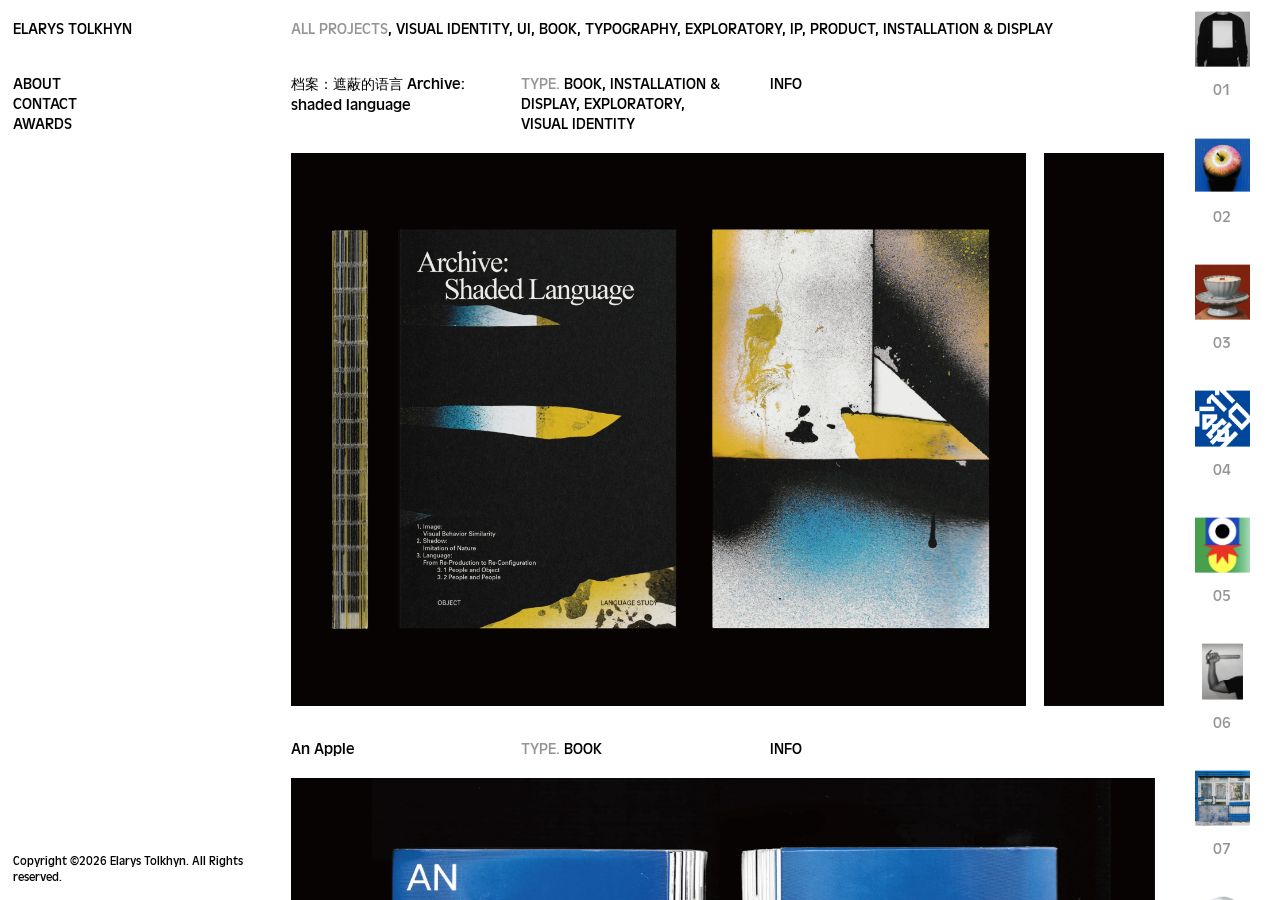
<file: index.html>
<!DOCTYPE html><html lang="en" class="h-full antialiased"><head><meta charSet="utf-8"/><meta name="viewport" content="width=device-width, initial-scale=1"/><link rel="stylesheet" href="/_next/static/chunks/1lgjs4myrdrqh.css" data-precedence="next"/><link rel="stylesheet" href="/_next/static/chunks/22r45i7cmhs_4.css" data-precedence="next"/><link rel="preload" as="script" fetchPriority="low" href="/_next/static/chunks/3l04zcqx63h3y.js"/><script src="/_next/static/chunks/41qfcvra0dvw4.js" async=""></script><script src="/_next/static/chunks/27t_qfc-3_lzs.js" async=""></script><script src="/_next/static/chunks/turbopack-204cpt9buc445.js" async=""></script><script src="/_next/static/chunks/3fntmmi971322.js" async=""></script><script src="/_next/static/chunks/32t-2jf-h99ig.js" async=""></script><title>Elarys Tolkhyn</title><meta name="description" content="Elarys Tolkhyn — cross-media designer: UI/UX, book design, branding, and motion design."/><link rel="icon" href="/favicon.ico?favicon.2qs7753_qty8h.ico" sizes="32x32" type="image/x-icon"/><link rel="icon" href="/icon.png?icon.14ie00vih421c.png" sizes="256x256" type="image/png"/><script src="/_next/static/chunks/0cz1d0mv5g_q7.js" noModule=""></script></head><body class="h-full"><div hidden=""><!--$--><!--/$--></div><style>
      @font-face {
        font-family: "AntiqueOli-Lig";
        src: url("sites/studiodpi-work-708a7940/root-8a5edab2/fonts/AntiqueOli-Lig.woff2") format("woff2");
        font-display: swap;
      }
      @font-face {
        font-family: "AntiqueOli-Reg";
        src: url("sites/studiodpi-work-708a7940/root-8a5edab2/fonts/AntiqueOli-Reg.woff2") format("woff2");
        font-display: swap;
      }
    </style><main class="relative min-h-screen w-full bg-white"></main><!--$--><!--/$--><script src="/_next/static/chunks/3l04zcqx63h3y.js" id="_R_" async=""></script><script>(self.__next_f=self.__next_f||[]).push([0])</script><script>self.__next_f.push([1,"1:\"$Sreact.fragment\"\n2:I[39756,[\"/_next/static/chunks/3fntmmi971322.js\"],\"default\"]\n3:I[37457,[\"/_next/static/chunks/3fntmmi971322.js\"],\"default\"]\n4:I[25625,[\"/_next/static/chunks/3fntmmi971322.js\",\"/_next/static/chunks/32t-2jf-h99ig.js\"],\"DpiApp\"]\n5:I[97367,[\"/_next/static/chunks/3fntmmi971322.js\"],\"OutletBoundary\"]\n6:\"$Sreact.suspense\"\n8:I[97367,[\"/_next/static/chunks/3fntmmi971322.js\"],\"ViewportBoundary\"]\na:I[97367,[\"/_next/static/chunks/3fntmmi971322.js\"],\"MetadataBoundary\"]\nc:I[68027,[\"/_next/static/chunks/3fntmmi971322.js\"],\"default\",1]\n:HL[\"/_next/static/chunks/1lgjs4myrdrqh.css\",\"style\"]\n:HL[\"/_next/static/chunks/22r45i7cmhs_4.css\",\"style\"]\n0:{\"P\":null,\"c\":[\"\",\"\"],\"q\":\"\",\"i\":false,\"f\":[[[\"\",{\"children\":[\"__PAGE__\",{},\"$undefined\",\"$undefined\",4608]},\"$undefined\",\"$undefined\",4624],[[\"$\",\"$1\",\"c\",{\"children\":[[[\"$\",\"link\",\"0\",{\"rel\":\"stylesheet\",\"href\":\"/_next/static/chunks/1lgjs4myrdrqh.css\",\"precedence\":\"next\",\"crossOrigin\":\"$undefined\",\"nonce\":\"$undefined\"}],[\"$\",\"script\",\"script-0\",{\"src\":\"/_next/static/chunks/3fntmmi971322.js\",\"async\":true,\"nonce\":\"$undefined\"}]],[\"$\",\"html\",null,{\"lang\":\"en\",\"className\":\"h-full antialiased\",\"children\":[\"$\",\"body\",null,{\"className\":\"h-full\",\"children\":[\"$\",\"$L2\",null,{\"parallelRouterKey\":\"children\",\"error\":\"$undefined\",\"errorStyles\":\"$undefined\",\"errorScripts\":\"$undefined\",\"template\":[\"$\",\"$L3\",null,{}],\"templateStyles\":\"$undefined\",\"templateScripts\":\"$undefined\",\"notFound\":[[[\"$\",\"title\",null,{\"children\":\"404: This page could not be found.\"}],[\"$\",\"div\",null,{\"style\":{\"fontFamily\":\"system-ui,\\\"Segoe UI\\\",Roboto,Helvetica,Arial,sans-serif,\\\"Apple Color Emoji\\\",\\\"Segoe UI Emoji\\\"\",\"height\":\"100vh\",\"textAlign\":\"center\",\"display\":\"flex\",\"flexDirection\":\"column\",\"alignItems\":\"center\",\"justifyContent\":\"center\"},\"children\":[\"$\",\"div\",null,{\"children\":[[\"$\",\"style\",null,{\"dangerouslySetInnerHTML\":{\"__html\":\"body{color:#000;background:#fff;margin:0}.next-error-h1{border-right:1px solid rgba(0,0,0,.3)}@media (prefers-color-scheme:dark){body{color:#fff;background:#000}.next-error-h1{border-right:1px solid rgba(255,255,255,.3)}}\"}}],[\"$\",\"h1\",null,{\"className\":\"next-error-h1\",\"style\":{\"display\":\"inline-block\",\"margin\":\"0 20px 0 0\",\"padding\":\"0 23px 0 0\",\"fontSize\":24,\"fontWeight\":500,\"verticalAlign\":\"top\",\"lineHeight\":\"49px\"},\"children\":404}],[\"$\",\"div\",null,{\"style\":{\"display\":\"inline-block\"},\"children\":[\"$\",\"h2\",null,{\"style\":{\"fontSize\":14,\"fontWeight\":400,\"lineHeight\":\"49px\",\"margin\":0},\"children\":\"This page could not be found.\"}]}]]}]}]],[]],\"forbidden\":\"$undefined\",\"unauthorized\":\"$undefined\"}]}]}]]}],{\"children\":[[\"$\",\"$1\",\"c\",{\"children\":[[\"$\",\"$L4\",null,{}],[[\"$\",\"link\",\"0\",{\"rel\":\"stylesheet\",\"href\":\"/_next/static/chunks/22r45i7cmhs_4.css\",\"precedence\":\"next\",\"crossOrigin\":\"$undefined\",\"nonce\":\"$undefined\"}],[\"$\",\"script\",\"script-0\",{\"src\":\"/_next/static/chunks/32t-2jf-h99ig.js\",\"async\":true,\"nonce\":\"$undefined\"}]],[\"$\",\"$L5\",null,{\"children\":[\"$\",\"$6\",null,{\"name\":\"Next.MetadataOutlet\",\"children\":\"$@7\"}]}]]}],{},null,false,null]},null,false,null],[\"$\",\"$1\",\"h\",{\"children\":[null,[\"$\",\"$L8\",null,{\"children\":\"$L9\"}],[\"$\",\"div\",null,{\"hidden\":true,\"children\":[\"$\",\"$La\",null,{\"children\":[\"$\",\"$6\",null,{\"name\":\"Next.Metadata\",\"children\":\"$Lb\"}]}]}],null]}],false]],\"m\":\"$undefined\",\"G\":[\"$c\",[[\"$\",\"link\",\"0\",{\"rel\":\"stylesheet\",\"href\":\"/_next/static/chunks/1lgjs4myrdrqh.css\",\"precedence\":\"next\",\"crossOrigin\":\"$undefined\",\"nonce\":\"$undefined\"}]]],\"S\":true,\"h\":null,\"r\":\"$undefined\",\"s\":\"$undefined\",\"a\":\"$undefined\",\"l\":\"$undefined\",\"p\":\"$undefined\",\"d\":\"$undefined\",\"b\":\"9yiqLToz9x9ZQig4HTgrm\"}\n9:[[\"$\",\"meta\",\"0\",{\"charSet\":\"utf-8\"}],[\"$\",\"meta\",\"1\",{\"name\":\"viewport\",\"content\":\"width=device-width, initial-scale=1\"}]]\nd:I[27201,[\"/_next/static/chunks/3fntmmi971322.js\"],\"IconMark\"]\n7:null\nb:[[\"$\",\"title\",\"0\",{\"children\":\"Elarys Tolkhyn\"}],[\"$\",\"meta\",\"1\",{\"name\":\"description\",\"content\":\"Elarys Tolkhyn — cross-media designer: UI/UX, book design, branding, and motion design.\"}],[\"$\",\"link\",\"2\",{\"rel\":\"icon\",\"href\":\"/favicon.ico?favicon.2qs7753_qty8h.ico\",\"sizes\":\"32x32\",\"type\":\"image/x-icon\"}],[\"$\",\"link\",\"3\",{\"rel\":\"icon\",\"href\":\"/icon.png?icon.14ie00vih421c.png\",\"sizes\":\"256x256\",\"type\":\"image/png\"}],[\"$\",\"$Ld\",\"4\",{}]]\n"])</script></body></html>
</file>
<file: _next/static/chunks/1lgjs4myrdrqh.css>
@layer properties{@supports (((-webkit-hyphens:none)) and (not (margin-trim:inline))) or ((-moz-orient:inline) and (not (color:rgb(from red r g b)))){*,:before,:after,::backdrop{--tw-translate-x:0;--tw-translate-y:0;--tw-translate-z:0;--tw-rotate-x:initial;--tw-rotate-y:initial;--tw-rotate-z:initial;--tw-skew-x:initial;--tw-skew-y:initial;--tw-border-style:solid;--tw-leading:initial;--tw-font-weight:initial;--tw-ordinal:initial;--tw-slashed-zero:initial;--tw-numeric-figure:initial;--tw-numeric-spacing:initial;--tw-numeric-fraction:initial;--tw-shadow:0 0 #0000;--tw-shadow-color:initial;--tw-shadow-alpha:100%;--tw-inset-shadow:0 0 #0000;--tw-inset-shadow-color:initial;--tw-inset-shadow-alpha:100%;--tw-ring-color:initial;--tw-ring-shadow:0 0 #0000;--tw-inset-ring-color:initial;--tw-inset-ring-shadow:0 0 #0000;--tw-ring-inset:initial;--tw-ring-offset-width:0px;--tw-ring-offset-color:#fff;--tw-ring-offset-shadow:0 0 #0000;--tw-outline-style:solid;--tw-blur:initial;--tw-brightness:initial;--tw-contrast:initial;--tw-grayscale:initial;--tw-hue-rotate:initial;--tw-invert:initial;--tw-opacity:initial;--tw-saturate:initial;--tw-sepia:initial;--tw-drop-shadow:initial;--tw-drop-shadow-color:initial;--tw-drop-shadow-alpha:100%;--tw-drop-shadow-size:initial;--tw-animation-delay:0s;--tw-animation-direction:normal;--tw-animation-duration:initial;--tw-animation-fill-mode:none;--tw-animation-iteration-count:1;--tw-enter-blur:0;--tw-enter-opacity:1;--tw-enter-rotate:0;--tw-enter-scale:1;--tw-enter-translate-x:0;--tw-enter-translate-y:0;--tw-exit-blur:0;--tw-exit-opacity:1;--tw-exit-rotate:0;--tw-exit-scale:1;--tw-exit-translate-x:0;--tw-exit-translate-y:0}}}@layer theme{:root,:host{--font-sans:"AntiqueOli-Reg", -apple-system, "system-ui", "Segoe UI", Roboto, "Helvetica Neue", Arial, "Noto Sans", sans-serif, "Apple Color Emoji", "Segoe UI Emoji", "Segoe UI Symbol", "Noto Color Emoji";--color-black:#000;--color-white:#fff;--spacing:.25rem;--text-xs:.75rem;--text-xs--line-height:calc(1 / .75);--text-sm:.875rem;--text-sm--line-height:calc(1.25 / .875);--text-base:1rem;--text-base--line-height:calc(1.5 / 1);--text-lg:1.125rem;--text-lg--line-height:calc(1.75 / 1.125);--font-weight-normal:400;--font-weight-medium:500;--font-weight-semibold:600;--radius-md:calc(var(--radius) * .8);--default-transition-duration:.15s;--default-transition-timing-function:cubic-bezier(.4, 0, .2, 1);--default-font-family:"AntiqueOli-Reg", -apple-system, "system-ui", "Segoe UI", Roboto, "Helvetica Neue", Arial, "Noto Sans", sans-serif, "Apple Color Emoji", "Segoe UI Emoji", "Segoe UI Symbol", "Noto Color Emoji";--default-mono-font-family:"Geist Mono", "Geist Mono Fallback", ui-monospace, monospace}}@layer base{*,:after,:before,::backdrop{box-sizing:border-box;border:0 solid;margin:0;padding:0}::file-selector-button{box-sizing:border-box;border:0 solid;margin:0;padding:0}html,:host{-webkit-text-size-adjust:100%;tab-size:4;line-height:1.5;font-family:var(--default-font-family,ui-sans-serif, system-ui, sans-serif, "Apple Color Emoji", "Segoe UI Emoji", "Segoe UI Symbol", "Noto Color Emoji");font-feature-settings:var(--default-font-feature-settings,normal);font-variation-settings:var(--default-font-variation-settings,normal);-webkit-tap-highlight-color:transparent}hr{height:0;color:inherit;border-top-width:1px}abbr:where([title]){-webkit-text-decoration:underline dotted;text-decoration:underline dotted}h1,h2,h3,h4,h5,h6{font-size:inherit;font-weight:inherit}a{color:inherit;-webkit-text-decoration:inherit;-webkit-text-decoration:inherit;-webkit-text-decoration:inherit;-webkit-text-decoration:inherit;text-decoration:inherit}b,strong{font-weight:bolder}code,kbd,samp,pre{font-family:var(--default-mono-font-family,ui-monospace, SFMono-Regular, Menlo, Monaco, Consolas, "Liberation Mono", "Courier New", monospace);font-feature-settings:var(--default-mono-font-feature-settings,normal);font-variation-settings:var(--default-mono-font-variation-settings,normal);font-size:1em}small{font-size:80%}sub,sup{vertical-align:baseline;font-size:75%;line-height:0;position:relative}sub{bottom:-.25em}sup{top:-.5em}table{text-indent:0;border-color:inherit;border-collapse:collapse}:-moz-focusring{outline:auto}progress{vertical-align:baseline}summary{display:list-item}ol,ul,menu{list-style:none}img,svg,video,canvas,audio,iframe,embed,object{vertical-align:middle;display:block}img,video{max-width:100%;height:auto}button,input,select,optgroup,textarea{font:inherit;font-feature-settings:inherit;font-variation-settings:inherit;letter-spacing:inherit;color:inherit;opacity:1;background-color:#0000;border-radius:0}::file-selector-button{font:inherit;font-feature-settings:inherit;font-variation-settings:inherit;letter-spacing:inherit;color:inherit;opacity:1;background-color:#0000;border-radius:0}:where(select:is([multiple],[size])) optgroup{font-weight:bolder}:where(select:is([multiple],[size])) optgroup option{padding-inline-start:20px}::file-selector-button{margin-inline-end:4px}::placeholder{opacity:1}@supports (not ((-webkit-appearance:-apple-pay-button))) or (contain-intrinsic-size:1px){::placeholder{color:currentColor}@supports (color:color-mix(in lab, red, red)){::placeholder{color:color-mix(in oklab, currentcolor 50%, transparent)}}}textarea{resize:vertical}::-webkit-search-decoration{-webkit-appearance:none}::-webkit-date-and-time-value{min-height:1lh;text-align:inherit}::-webkit-datetime-edit{display:inline-flex}::-webkit-datetime-edit-fields-wrapper{padding:0}::-webkit-datetime-edit{padding-block:0}::-webkit-datetime-edit-year-field{padding-block:0}::-webkit-datetime-edit-month-field{padding-block:0}::-webkit-datetime-edit-day-field{padding-block:0}::-webkit-datetime-edit-hour-field{padding-block:0}::-webkit-datetime-edit-minute-field{padding-block:0}::-webkit-datetime-edit-second-field{padding-block:0}::-webkit-datetime-edit-millisecond-field{padding-block:0}::-webkit-datetime-edit-meridiem-field{padding-block:0}::-webkit-calendar-picker-indicator{line-height:1}:-moz-ui-invalid{box-shadow:none}button,input:where([type=button],[type=reset],[type=submit]){appearance:button}::file-selector-button{appearance:button}::-webkit-inner-spin-button{height:auto}::-webkit-outer-spin-button{height:auto}[hidden]:where(:not([hidden=until-found])){display:none!important}*{border-color:var(--border);outline-color:var(--ring)}@supports (color:color-mix(in lab, red, red)){*{outline-color:color-mix(in oklab, var(--ring) 50%, transparent)}}body{background-color:var(--background);color:var(--foreground)}html{font-family:AntiqueOli-Reg,-apple-system,"system-ui",Segoe UI,Roboto,Helvetica Neue,Arial,Noto Sans,sans-serif,Apple Color Emoji,Segoe UI Emoji,Segoe UI Symbol,Noto Color Emoji}body{scroll-behavior:smooth;scrollbar-width:none;-webkit-font-smoothing:antialiased;-moz-osx-font-smoothing:grayscale}body::-webkit-scrollbar{display:none}p{overflow-wrap:break-word;margin-bottom:0}p a,p a:hover{color:#000}@media (min-width:769px){body{overflow:hidden}}}@layer components;@layer utilities{.pointer-events-none{pointer-events:none}.collapse{visibility:collapse}.invisible{visibility:hidden}.visible{visibility:visible}.visible\!{visibility:visible!important}.absolute{position:absolute}.fixed{position:fixed}.relative{position:relative}.static{position:static}.sticky{position:sticky}.inset-0{inset:calc(var(--spacing) * 0)}.start{inset-inline-start:var(--spacing)}.start\!{inset-inline-start:var(--spacing)!important}.end{inset-inline-end:var(--spacing)}.end\!{inset-inline-end:var(--spacing)!important}.top-0{top:calc(var(--spacing) * 0)}.right-0{right:calc(var(--spacing) * 0)}.left-0{left:calc(var(--spacing) * 0)}.isolate{isolation:isolate}.z-10{z-index:10}.z-20{z-index:20}.z-40{z-index:40}.z-50{z-index:50}.z-999{z-index:999}.container{width:100%}@media (min-width:40rem){.container{max-width:40rem}}@media (min-width:48rem){.container{max-width:48rem}}@media (min-width:64rem){.container{max-width:64rem}}@media (min-width:80rem){.container{max-width:80rem}}@media (min-width:96rem){.container{max-width:96rem}}.container\!{width:100%!important}@media (min-width:40rem){.container\!{max-width:40rem!important}}@media (min-width:48rem){.container\!{max-width:48rem!important}}@media (min-width:64rem){.container\!{max-width:64rem!important}}@media (min-width:80rem){.container\!{max-width:80rem!important}}@media (min-width:96rem){.container\!{max-width:96rem!important}}.mt-3{margin-top:calc(var(--spacing) * 3)}.mt-\[12px\]{margin-top:12px}.mr-5{margin-right:calc(var(--spacing) * 5)}.mr-10{margin-right:calc(var(--spacing) * 10)}.mb-0{margin-bottom:calc(var(--spacing) * 0)}.mb-2{margin-bottom:calc(var(--spacing) * 2)}.mb-8{margin-bottom:calc(var(--spacing) * 8)}.mb-10{margin-bottom:calc(var(--spacing) * 10)}.mb-11{margin-bottom:calc(var(--spacing) * 11)}.mb-\[17px\]{margin-bottom:17px}.mb-\[22px\]{margin-bottom:22px}.mb-\[36px\]{margin-bottom:36px}.ml-auto{margin-left:auto}.block{display:block}.contents{display:contents}.flex{display:flex}.grid{display:grid}.hidden{display:none}.inline{display:inline}.inline-flex{display:inline-flex}.table{display:table}.size-6{width:calc(var(--spacing) * 6);height:calc(var(--spacing) * 6)}.size-7{width:calc(var(--spacing) * 7);height:calc(var(--spacing) * 7)}.size-8{width:calc(var(--spacing) * 8);height:calc(var(--spacing) * 8)}.size-9{width:calc(var(--spacing) * 9);height:calc(var(--spacing) * 9)}.h-0{height:calc(var(--spacing) * 0)}.h-5{height:calc(var(--spacing) * 5)}.h-6{height:calc(var(--spacing) * 6)}.h-7{height:calc(var(--spacing) * 7)}.h-8{height:calc(var(--spacing) * 8)}.h-9{height:calc(var(--spacing) * 9)}.h-14{height:calc(var(--spacing) * 14)}.h-\[11px\]{height:11px}.h-\[62px\]{height:62px}.h-\[calc\(100\%-75px\)\]{height:calc(100% - 75px)}.h-auto{height:auto}.h-full{height:100%}.h-screen{height:100vh}.min-h-screen{min-height:100vh}.w-1\/2{width:50%}.w-\[8vw\]{width:8vw}.w-\[24\%\]{width:24%}.w-\[52\%\]{width:52%}.w-\[68\.2291667vw\]{width:68.2292vw}.w-\[240px\]{width:240px}.w-full{width:100%}.min-w-0{min-width:calc(var(--spacing) * 0)}.min-w-\[4\.1666667vw\]{min-width:4.16667vw}.flex-1{flex:1}.flex-none{flex:none}.shrink-0{flex-shrink:0}.translate-x-\[7px\]{--tw-translate-x:7px;translate:var(--tw-translate-x) var(--tw-translate-y)}.transform{transform:var(--tw-rotate-x,) var(--tw-rotate-y,) var(--tw-rotate-z,) var(--tw-skew-x,) var(--tw-skew-y,)}.cursor-none{cursor:none}.cursor-pointer{cursor:pointer}.resize{resize:both}.flex-col{flex-direction:column}.flex-nowrap{flex-wrap:nowrap}.items-center{align-items:center}.items-start{align-items:flex-start}.justify-between{justify-content:space-between}.justify-center{justify-content:center}.justify-start{justify-content:flex-start}.gap-1{gap:calc(var(--spacing) * 1)}.gap-1\.5{gap:calc(var(--spacing) * 1.5)}.overflow-hidden{overflow:hidden}.overflow-x-auto{overflow-x:auto}.overflow-y-auto{overflow-y:auto}.\[scroll-behavior\:smooth\]{scroll-behavior:smooth}.rounded-\[min\(var\(--radius-md\)\,10px\)\]{border-radius:min(var(--radius-md), 10px)}.rounded-\[min\(var\(--radius-md\)\,12px\)\]{border-radius:min(var(--radius-md), 12px)}.rounded-lg{border-radius:var(--radius)}.border{border-style:var(--tw-border-style);border-width:1px}.border-t{border-top-style:var(--tw-border-style);border-top-width:1px}.border-b{border-bottom-style:var(--tw-border-style);border-bottom-width:1px}.border-black{border-color:var(--color-black)}.border-border{border-color:var(--border)}.border-transparent{border-color:#0000}.bg-background{background-color:var(--background)}.bg-black{background-color:var(--color-black)}.bg-destructive\/10{background-color:var(--destructive)}@supports (color:color-mix(in lab, red, red)){.bg-destructive\/10{background-color:color-mix(in oklab, var(--destructive) 10%, transparent)}}.bg-primary{background-color:var(--primary)}.bg-secondary{background-color:var(--secondary)}.bg-white{background-color:var(--color-white)}.bg-clip-padding{background-clip:padding-box}.object-contain{object-fit:contain}.p-0{padding:calc(var(--spacing) * 0)}.px-1{padding-inline:calc(var(--spacing) * 1)}.px-2{padding-inline:calc(var(--spacing) * 2)}.px-2\.5{padding-inline:calc(var(--spacing) * 2.5)}.px-3{padding-inline:calc(var(--spacing) * 3)}.px-\[1\.0416667vw\]{padding-inline:1.04167vw}.pt-2{padding-top:calc(var(--spacing) * 2)}.pt-2\.5{padding-top:calc(var(--spacing) * 2.5)}.pt-4{padding-top:calc(var(--spacing) * 4)}.pt-\[22px\]{padding-top:22px}.pr-4{padding-right:calc(var(--spacing) * 4)}.pr-6{padding-right:calc(var(--spacing) * 6)}.pr-\[0\.5208333vw\]{padding-right:.520833vw}.pb-2{padding-bottom:calc(var(--spacing) * 2)}.pb-5{padding-bottom:calc(var(--spacing) * 5)}.pb-8{padding-bottom:calc(var(--spacing) * 8)}.pb-10{padding-bottom:calc(var(--spacing) * 10)}.pb-\[3px\]{padding-bottom:3px}.pl-1{padding-left:calc(var(--spacing) * 1)}.text-center{text-align:center}.text-left{text-align:left}.text-base{font-size:var(--text-base);line-height:var(--tw-leading,var(--text-base--line-height))}.text-lg{font-size:var(--text-lg);line-height:var(--tw-leading,var(--text-lg--line-height))}.text-sm{font-size:var(--text-sm);line-height:var(--tw-leading,var(--text-sm--line-height))}.text-xs{font-size:var(--text-xs);line-height:var(--tw-leading,var(--text-xs--line-height))}.text-\[0\.8rem\]{font-size:.8rem}.text-\[22px\]{font-size:22px}.leading-5{--tw-leading:calc(var(--spacing) * 5);line-height:calc(var(--spacing) * 5)}.leading-7{--tw-leading:calc(var(--spacing) * 7);line-height:calc(var(--spacing) * 7)}.leading-14{--tw-leading:calc(var(--spacing) * 14);line-height:calc(var(--spacing) * 14)}.font-medium{--tw-font-weight:var(--font-weight-medium);font-weight:var(--font-weight-medium)}.font-normal{--tw-font-weight:var(--font-weight-normal);font-weight:var(--font-weight-normal)}.break-words{overflow-wrap:break-word}.whitespace-nowrap{white-space:nowrap}.text-\[\#959595\]{color:#959595}.text-black{color:var(--color-black)}.text-destructive{color:var(--destructive)}.text-primary{color:var(--primary)}.text-primary-foreground{color:var(--primary-foreground)}.text-secondary-foreground{color:var(--secondary-foreground)}.lowercase{text-transform:lowercase}.ordinal{--tw-ordinal:ordinal;font-variant-numeric:var(--tw-ordinal,) var(--tw-slashed-zero,) var(--tw-numeric-figure,) var(--tw-numeric-spacing,) var(--tw-numeric-fraction,)}.underline{text-decoration-line:underline}.underline-offset-4{text-underline-offset:4px}.antialiased{-webkit-font-smoothing:antialiased;-moz-osx-font-smoothing:grayscale}.shadow{--tw-shadow:0 1px 3px 0 var(--tw-shadow-color,#0000001a), 0 1px 2px -1px var(--tw-shadow-color,#0000001a);box-shadow:var(--tw-inset-shadow), var(--tw-inset-ring-shadow), var(--tw-ring-offset-shadow), var(--tw-ring-shadow), var(--tw-shadow)}.shadow-\[1px_1px_4px_\#0003\]{--tw-shadow:1px 1px 4px var(--tw-shadow-color,#0003);box-shadow:var(--tw-inset-shadow), var(--tw-inset-ring-shadow), var(--tw-ring-offset-shadow), var(--tw-ring-shadow), var(--tw-shadow)}.outline{outline-style:var(--tw-outline-style);outline-width:1px}.blur{--tw-blur:blur(8px);filter:var(--tw-blur,) var(--tw-brightness,) var(--tw-contrast,) var(--tw-grayscale,) var(--tw-hue-rotate,) var(--tw-invert,) var(--tw-saturate,) var(--tw-sepia,) var(--tw-drop-shadow,)}.filter{filter:var(--tw-blur,) var(--tw-brightness,) var(--tw-contrast,) var(--tw-grayscale,) var(--tw-hue-rotate,) var(--tw-invert,) var(--tw-saturate,) var(--tw-sepia,) var(--tw-drop-shadow,)}.transition{transition-property:color,background-color,border-color,outline-color,text-decoration-color,fill,stroke,--tw-gradient-from,--tw-gradient-via,--tw-gradient-to,opacity,box-shadow,transform,translate,scale,rotate,filter,-webkit-backdrop-filter,backdrop-filter,display,content-visibility,overlay,pointer-events;transition-timing-function:var(--tw-ease,var(--default-transition-timing-function));transition-duration:var(--tw-duration,var(--default-transition-duration))}.transition\!{transition-property:color,background-color,border-color,outline-color,text-decoration-color,fill,stroke,--tw-gradient-from,--tw-gradient-via,--tw-gradient-to,opacity,box-shadow,transform,translate,scale,rotate,filter,-webkit-backdrop-filter,backdrop-filter,display,content-visibility,overlay,pointer-events!important;transition-timing-function:var(--tw-ease,var(--default-transition-timing-function))!important;transition-duration:var(--tw-duration,var(--default-transition-duration))!important}.transition-all{transition-property:all;transition-timing-function:var(--tw-ease,var(--default-transition-timing-function));transition-duration:var(--tw-duration,var(--default-transition-duration))}.outline-none{--tw-outline-style:none;outline-style:none}.select-none{-webkit-user-select:none;user-select:none}.\[transition\:all_0\.8s_cubic-bezier\(0\.075\,0\.82\,0\.165\,1\)\]{transition:all .8s cubic-bezier(.075,.82,.165,1)}.backface-hidden{backface-visibility:hidden}.paused{animation-play-state:paused}.running{animation-play-state:running}@media (hover:hover){.hover\:bg-destructive\/20:hover{background-color:var(--destructive)}@supports (color:color-mix(in lab, red, red)){.hover\:bg-destructive\/20:hover{background-color:color-mix(in oklab, var(--destructive) 20%, transparent)}}.hover\:bg-muted:hover{background-color:var(--muted)}.hover\:bg-secondary\/80:hover{background-color:var(--secondary)}@supports (color:color-mix(in lab, red, red)){.hover\:bg-secondary\/80:hover{background-color:color-mix(in oklab, var(--secondary) 80%, transparent)}}.hover\:text-black:hover{color:var(--color-black)}.hover\:text-foreground:hover{color:var(--foreground)}.hover\:underline:hover{text-decoration-line:underline}}.focus-visible\:border-destructive\/40:focus-visible{border-color:var(--destructive)}@supports (color:color-mix(in lab, red, red)){.focus-visible\:border-destructive\/40:focus-visible{border-color:color-mix(in oklab, var(--destructive) 40%, transparent)}}.focus-visible\:border-ring:focus-visible{border-color:var(--ring)}.focus-visible\:ring-3:focus-visible{--tw-ring-shadow:var(--tw-ring-inset,) 0 0 0 calc(3px + var(--tw-ring-offset-width)) var(--tw-ring-color,currentcolor);box-shadow:var(--tw-inset-shadow), var(--tw-inset-ring-shadow), var(--tw-ring-offset-shadow), var(--tw-ring-shadow), var(--tw-shadow)}.focus-visible\:ring-destructive\/20:focus-visible{--tw-ring-color:var(--destructive)}@supports (color:color-mix(in lab, red, red)){.focus-visible\:ring-destructive\/20:focus-visible{--tw-ring-color:color-mix(in oklab, var(--destructive) 20%, transparent)}}.focus-visible\:ring-ring\/50:focus-visible{--tw-ring-color:var(--ring)}@supports (color:color-mix(in lab, red, red)){.focus-visible\:ring-ring\/50:focus-visible{--tw-ring-color:color-mix(in oklab, var(--ring) 50%, transparent)}}.active\:not-aria-\[haspopup\]\:translate-y-px:active:not([aria-haspopup]){--tw-translate-y:1px;translate:var(--tw-translate-x) var(--tw-translate-y)}.disabled\:pointer-events-none:disabled{pointer-events:none}.disabled\:opacity-50:disabled{opacity:.5}:where([data-slot=button-group]) .in-data-\[slot\=button-group\]\:rounded-lg{border-radius:var(--radius)}.has-data-\[icon\=inline-end\]\:pr-1\.5:has([data-icon=inline-end]){padding-right:calc(var(--spacing) * 1.5)}.has-data-\[icon\=inline-end\]\:pr-2:has([data-icon=inline-end]){padding-right:calc(var(--spacing) * 2)}.has-data-\[icon\=inline-end\]\:pr-3:has([data-icon=inline-end]){padding-right:calc(var(--spacing) * 3)}.has-data-\[icon\=inline-start\]\:pl-1\.5:has([data-icon=inline-start]){padding-left:calc(var(--spacing) * 1.5)}.has-data-\[icon\=inline-start\]\:pl-2:has([data-icon=inline-start]){padding-left:calc(var(--spacing) * 2)}.has-data-\[icon\=inline-start\]\:pl-3:has([data-icon=inline-start]){padding-left:calc(var(--spacing) * 3)}.aria-expanded\:bg-muted[aria-expanded=true]{background-color:var(--muted)}.aria-expanded\:bg-secondary[aria-expanded=true]{background-color:var(--secondary)}.aria-expanded\:text-foreground[aria-expanded=true]{color:var(--foreground)}.aria-expanded\:text-secondary-foreground[aria-expanded=true]{color:var(--secondary-foreground)}.aria-invalid\:border-destructive[aria-invalid=true]{border-color:var(--destructive)}.aria-invalid\:ring-3[aria-invalid=true]{--tw-ring-shadow:var(--tw-ring-inset,) 0 0 0 calc(3px + var(--tw-ring-offset-width)) var(--tw-ring-color,currentcolor);box-shadow:var(--tw-inset-shadow), var(--tw-inset-ring-shadow), var(--tw-ring-offset-shadow), var(--tw-ring-shadow), var(--tw-shadow)}.aria-invalid\:ring-destructive\/20[aria-invalid=true]{--tw-ring-color:var(--destructive)}@supports (color:color-mix(in lab, red, red)){.aria-invalid\:ring-destructive\/20[aria-invalid=true]{--tw-ring-color:color-mix(in oklab, var(--destructive) 20%, transparent)}}@media not all and (min-width:48rem){.max-md\:min-w-\[52px\]{min-width:52px}.max-md\:pr-2{padding-right:calc(var(--spacing) * 2)}}.dark\:border-input:is(.dark *){border-color:var(--input)}.dark\:bg-destructive\/20:is(.dark *){background-color:var(--destructive)}@supports (color:color-mix(in lab, red, red)){.dark\:bg-destructive\/20:is(.dark *){background-color:color-mix(in oklab, var(--destructive) 20%, transparent)}}.dark\:bg-input\/30:is(.dark *){background-color:var(--input)}@supports (color:color-mix(in lab, red, red)){.dark\:bg-input\/30:is(.dark *){background-color:color-mix(in oklab, var(--input) 30%, transparent)}}@media (hover:hover){.dark\:hover\:bg-destructive\/30:is(.dark *):hover{background-color:var(--destructive)}@supports (color:color-mix(in lab, red, red)){.dark\:hover\:bg-destructive\/30:is(.dark *):hover{background-color:color-mix(in oklab, var(--destructive) 30%, transparent)}}.dark\:hover\:bg-input\/50:is(.dark *):hover{background-color:var(--input)}@supports (color:color-mix(in lab, red, red)){.dark\:hover\:bg-input\/50:is(.dark *):hover{background-color:color-mix(in oklab, var(--input) 50%, transparent)}}.dark\:hover\:bg-muted\/50:is(.dark *):hover{background-color:var(--muted)}@supports (color:color-mix(in lab, red, red)){.dark\:hover\:bg-muted\/50:is(.dark *):hover{background-color:color-mix(in oklab, var(--muted) 50%, transparent)}}}.dark\:focus-visible\:ring-destructive\/40:is(.dark *):focus-visible{--tw-ring-color:var(--destructive)}@supports (color:color-mix(in lab, red, red)){.dark\:focus-visible\:ring-destructive\/40:is(.dark *):focus-visible{--tw-ring-color:color-mix(in oklab, var(--destructive) 40%, transparent)}}.dark\:aria-invalid\:border-destructive\/50:is(.dark *)[aria-invalid=true]{border-color:var(--destructive)}@supports (color:color-mix(in lab, red, red)){.dark\:aria-invalid\:border-destructive\/50:is(.dark *)[aria-invalid=true]{border-color:color-mix(in oklab, var(--destructive) 50%, transparent)}}.dark\:aria-invalid\:ring-destructive\/40:is(.dark *)[aria-invalid=true]{--tw-ring-color:var(--destructive)}@supports (color:color-mix(in lab, red, red)){.dark\:aria-invalid\:ring-destructive\/40:is(.dark *)[aria-invalid=true]{--tw-ring-color:color-mix(in oklab, var(--destructive) 40%, transparent)}}.\[\&_\.dpi-cn\]\:mb-5 .dpi-cn{margin-bottom:calc(var(--spacing) * 5)}.\[\&_\.dpi-cn\]\:text-\[14px\] .dpi-cn{font-size:14px}.\[\&_\.dpi-cn\]\:font-semibold .dpi-cn{--tw-font-weight:var(--font-weight-semibold);font-weight:var(--font-weight-semibold)}.\[\&_\.dpi-en-inline\]\:font-normal .dpi-en-inline{--tw-font-weight:var(--font-weight-normal);font-weight:var(--font-weight-normal)}.\[\&_p\]\:mt-\[22px\] p{margin-top:22px}.\[\&_p\]\:first\:mt-0 p:first-child{margin-top:calc(var(--spacing) * 0)}.\[\&_p_a\]\:no-underline p a{text-decoration-line:none}.\[\&_p\:first-of-type_strong\]\:text-\[14px\] p:first-of-type strong{font-size:14px}.\[\&_p\:first-of-type_strong\]\:font-semibold p:first-of-type strong{--tw-font-weight:var(--font-weight-semibold);font-weight:var(--font-weight-semibold)}.\[\&_svg\]\:pointer-events-none svg{pointer-events:none}.\[\&_svg\]\:shrink-0 svg{flex-shrink:0}.\[\&_svg\:not\(\[class\*\=\'size-\'\]\)\]\:size-3 svg:not([class*=size-]){width:calc(var(--spacing) * 3);height:calc(var(--spacing) * 3)}.\[\&_svg\:not\(\[class\*\=\'size-\'\]\)\]\:size-3\.5 svg:not([class*=size-]){width:calc(var(--spacing) * 3.5);height:calc(var(--spacing) * 3.5)}.\[\&_svg\:not\(\[class\*\=\'size-\'\]\)\]\:size-4 svg:not([class*=size-]){width:calc(var(--spacing) * 4);height:calc(var(--spacing) * 4)}@media (hover:hover){.\[a\]\:hover\:bg-primary\/80:is(a):hover{background-color:var(--primary)}@supports (color:color-mix(in lab, red, red)){.\[a\]\:hover\:bg-primary\/80:is(a):hover{background-color:color-mix(in oklab, var(--primary) 80%, transparent)}}}}@property --tw-animation-delay{syntax:"*";inherits:false;initial-value:0s}@property --tw-animation-direction{syntax:"*";inherits:false;initial-value:normal}@property --tw-animation-duration{syntax:"*";inherits:false}@property --tw-animation-fill-mode{syntax:"*";inherits:false;initial-value:none}@property --tw-animation-iteration-count{syntax:"*";inherits:false;initial-value:1}@property --tw-enter-blur{syntax:"*";inherits:false;initial-value:0}@property --tw-enter-opacity{syntax:"*";inherits:false;initial-value:1}@property --tw-enter-rotate{syntax:"*";inherits:false;initial-value:0}@property --tw-enter-scale{syntax:"*";inherits:false;initial-value:1}@property --tw-enter-translate-x{syntax:"*";inherits:false;initial-value:0}@property --tw-enter-translate-y{syntax:"*";inherits:false;initial-value:0}@property --tw-exit-blur{syntax:"*";inherits:false;initial-value:0}@property --tw-exit-opacity{syntax:"*";inherits:false;initial-value:1}@property --tw-exit-rotate{syntax:"*";inherits:false;initial-value:0}@property --tw-exit-scale{syntax:"*";inherits:false;initial-value:1}@property --tw-exit-translate-x{syntax:"*";inherits:false;initial-value:0}@property --tw-exit-translate-y{syntax:"*";inherits:false;initial-value:0}:root{--background:#fff;--foreground:#000;--card:#fff;--card-foreground:#0a0a0a;--popover:#fff;--popover-foreground:#0a0a0a;--primary:#171717;--primary-foreground:#fafafa;--secondary:#f5f5f5;--secondary-foreground:#171717;--muted:#f5f5f5;--muted-foreground:#737373;--accent:#f5f5f5;--accent-foreground:#171717;--destructive:#e40014;--border:#e5e5e5;--input:#e5e5e5;--ring:#a1a1a1;--chart-1:#d4d4d4;--chart-2:#737373;--chart-3:#525252;--chart-4:#404040;--chart-5:#262626;--radius:.625rem;--sidebar:#fafafa;--sidebar-foreground:#0a0a0a;--sidebar-primary:#171717;--sidebar-primary-foreground:#fafafa;--sidebar-accent:#f5f5f5;--sidebar-accent-foreground:#171717;--sidebar-border:#e5e5e5;--sidebar-ring:#a1a1a1}@supports (color:lab(0% 0 0)){:root{--background:lab(100% 0 0);--foreground:lab(0% 0 0);--card:lab(100% 0 0);--card-foreground:lab(2.75381% 0 0);--popover:lab(100% 0 0);--popover-foreground:lab(2.75381% 0 0);--primary:lab(7.78201% -.0000149012 0);--primary-foreground:lab(98.26% 0 0);--secondary:lab(96.52% -.0000298023 .0000119209);--secondary-foreground:lab(7.78201% -.0000149012 0);--muted:lab(96.52% -.0000298023 .0000119209);--muted-foreground:lab(48.496% 0 0);--accent:lab(96.52% -.0000298023 .0000119209);--accent-foreground:lab(7.78201% -.0000149012 0);--destructive:lab(48.4493% 77.4328 61.5452);--border:lab(90.952% 0 -.0000119209);--input:lab(90.952% 0 -.0000119209);--ring:lab(66.128% -.0000298023 .0000119209);--chart-1:lab(84.92% 0 -.0000119209);--chart-2:lab(48.496% 0 0);--chart-3:lab(34.924% 0 0);--chart-4:lab(27.036% 0 0);--chart-5:lab(15.204% 0 -.00000596046);--sidebar:lab(98.26% 0 0);--sidebar-foreground:lab(2.75381% 0 0);--sidebar-primary:lab(7.78201% -.0000149012 0);--sidebar-primary-foreground:lab(98.26% 0 0);--sidebar-accent:lab(96.52% -.0000298023 .0000119209);--sidebar-accent-foreground:lab(7.78201% -.0000149012 0);--sidebar-border:lab(90.952% 0 -.0000119209);--sidebar-ring:lab(66.128% -.0000298023 .0000119209)}}.dark{--background:#0a0a0a;--foreground:#fafafa;--card:#171717;--card-foreground:#fafafa;--popover:#171717;--popover-foreground:#fafafa;--primary:#e5e5e5;--primary-foreground:#171717;--secondary:#262626;--secondary-foreground:#fafafa;--muted:#262626;--muted-foreground:#a1a1a1;--accent:#262626;--accent-foreground:#fafafa;--destructive:#ff6568;--border:#ffffff1a;--input:#ffffff26;--ring:#737373;--chart-1:#d4d4d4;--chart-2:#737373;--chart-3:#525252;--chart-4:#404040;--chart-5:#262626;--sidebar:#171717;--sidebar-foreground:#fafafa;--sidebar-primary:#1447e6;--sidebar-primary-foreground:#fafafa;--sidebar-accent:#262626;--sidebar-accent-foreground:#fafafa;--sidebar-border:#ffffff1a;--sidebar-ring:#737373}@supports (color:lab(0% 0 0)){.dark{--background:lab(2.75381% 0 0);--foreground:lab(98.26% 0 0);--card:lab(7.78201% -.0000149012 0);--card-foreground:lab(98.26% 0 0);--popover:lab(7.78201% -.0000149012 0);--popover-foreground:lab(98.26% 0 0);--primary:lab(90.952% 0 -.0000119209);--primary-foreground:lab(7.78201% -.0000149012 0);--secondary:lab(15.204% 0 -.00000596046);--secondary-foreground:lab(98.26% 0 0);--muted:lab(15.204% 0 -.00000596046);--muted-foreground:lab(66.128% -.0000298023 .0000119209);--accent:lab(15.204% 0 -.00000596046);--accent-foreground:lab(98.26% 0 0);--destructive:lab(63.7053% 60.745 31.3109);--border:lab(100% 0 0/.1);--input:lab(100% 0 0/.15);--ring:lab(48.496% 0 0);--chart-1:lab(84.92% 0 -.0000119209);--chart-2:lab(48.496% 0 0);--chart-3:lab(34.924% 0 0);--chart-4:lab(27.036% 0 0);--chart-5:lab(15.204% 0 -.00000596046);--sidebar:lab(7.78201% -.0000149012 0);--sidebar-foreground:lab(98.26% 0 0);--sidebar-primary:lab(36.9089% 35.0961 -85.6872);--sidebar-primary-foreground:lab(98.26% 0 0);--sidebar-accent:lab(15.204% 0 -.00000596046);--sidebar-accent-foreground:lab(98.26% 0 0);--sidebar-border:lab(100% 0 0/.1);--sidebar-ring:lab(48.496% 0 0)}}.dpi-html-text{display:inline}.dpi-html-text-left-space{padding-left:4px}.dpi-html-text p{margin:0;padding:0;display:inline}.dpi-scrollbar-hidden{scrollbar-width:none}.dpi-scrollbar-hidden::-webkit-scrollbar{display:none}.dpi-swiper .swiper-slide{width:auto;height:auto}.dpi-cn-inline{font-size:14px;font-weight:500}@property --tw-translate-x{syntax:"*";inherits:false;initial-value:0}@property --tw-translate-y{syntax:"*";inherits:false;initial-value:0}@property --tw-translate-z{syntax:"*";inherits:false;initial-value:0}@property --tw-rotate-x{syntax:"*";inherits:false}@property --tw-rotate-y{syntax:"*";inherits:false}@property --tw-rotate-z{syntax:"*";inherits:false}@property --tw-skew-x{syntax:"*";inherits:false}@property --tw-skew-y{syntax:"*";inherits:false}@property --tw-border-style{syntax:"*";inherits:false;initial-value:solid}@property --tw-leading{syntax:"*";inherits:false}@property --tw-font-weight{syntax:"*";inherits:false}@property --tw-ordinal{syntax:"*";inherits:false}@property --tw-slashed-zero{syntax:"*";inherits:false}@property --tw-numeric-figure{syntax:"*";inherits:false}@property --tw-numeric-spacing{syntax:"*";inherits:false}@property --tw-numeric-fraction{syntax:"*";inherits:false}@property --tw-shadow{syntax:"*";inherits:false;initial-value:0 0 #0000}@property --tw-shadow-color{syntax:"*";inherits:false}@property --tw-shadow-alpha{syntax:"<percentage>";inherits:false;initial-value:100%}@property --tw-inset-shadow{syntax:"*";inherits:false;initial-value:0 0 #0000}@property --tw-inset-shadow-color{syntax:"*";inherits:false}@property --tw-inset-shadow-alpha{syntax:"<percentage>";inherits:false;initial-value:100%}@property --tw-ring-color{syntax:"*";inherits:false}@property --tw-ring-shadow{syntax:"*";inherits:false;initial-value:0 0 #0000}@property --tw-inset-ring-color{syntax:"*";inherits:false}@property --tw-inset-ring-shadow{syntax:"*";inherits:false;initial-value:0 0 #0000}@property --tw-ring-inset{syntax:"*";inherits:false}@property --tw-ring-offset-width{syntax:"<length>";inherits:false;initial-value:0}@property --tw-ring-offset-color{syntax:"*";inherits:false;initial-value:#fff}@property --tw-ring-offset-shadow{syntax:"*";inherits:false;initial-value:0 0 #0000}@property --tw-outline-style{syntax:"*";inherits:false;initial-value:solid}@property --tw-blur{syntax:"*";inherits:false}@property --tw-brightness{syntax:"*";inherits:false}@property --tw-contrast{syntax:"*";inherits:false}@property --tw-grayscale{syntax:"*";inherits:false}@property --tw-hue-rotate{syntax:"*";inherits:false}@property --tw-invert{syntax:"*";inherits:false}@property --tw-opacity{syntax:"*";inherits:false}@property --tw-saturate{syntax:"*";inherits:false}@property --tw-sepia{syntax:"*";inherits:false}@property --tw-drop-shadow{syntax:"*";inherits:false}@property --tw-drop-shadow-color{syntax:"*";inherits:false}@property --tw-drop-shadow-alpha{syntax:"<percentage>";inherits:false;initial-value:100%}@property --tw-drop-shadow-size{syntax:"*";inherits:false}
</file>
<file: _next/static/chunks/22r45i7cmhs_4.css>
:root{--swiper-theme-color:#007aff}:host{z-index:1;margin-left:auto;margin-right:auto;display:block;position:relative}.swiper{z-index:1;margin-left:auto;margin-right:auto;padding:0;list-style:none;display:block;position:relative;overflow:hidden}.swiper-vertical>.swiper-wrapper{flex-direction:column}.swiper-wrapper{z-index:1;width:100%;height:100%;transition-property:transform;transition-timing-function:var(--swiper-wrapper-transition-timing-function,initial);box-sizing:content-box;display:flex;position:relative}.swiper-android .swiper-slide,.swiper-ios .swiper-slide,.swiper-wrapper{transform:translate(0,0)}.swiper-horizontal{touch-action:pan-y}.swiper-vertical{touch-action:pan-x}.swiper-slide{flex-shrink:0;width:100%;height:100%;transition-property:transform;display:block;position:relative}.swiper-slide-invisible-blank{visibility:hidden}.swiper-autoheight,.swiper-autoheight .swiper-slide{height:auto}.swiper-autoheight .swiper-wrapper{align-items:flex-start;transition-property:transform,height}.swiper-backface-hidden .swiper-slide{backface-visibility:hidden;transform:translateZ(0)}.swiper-3d.swiper-css-mode .swiper-wrapper{perspective:1200px}.swiper-3d .swiper-wrapper{transform-style:preserve-3d}.swiper-3d{perspective:1200px}.swiper-3d .swiper-slide,.swiper-3d .swiper-cube-shadow{transform-style:preserve-3d}.swiper-css-mode>.swiper-wrapper{scrollbar-width:none;-ms-overflow-style:none;overflow:auto}.swiper-css-mode>.swiper-wrapper::-webkit-scrollbar{display:none}.swiper-css-mode>.swiper-wrapper>.swiper-slide{scroll-snap-align:start start}.swiper-css-mode.swiper-horizontal>.swiper-wrapper{scroll-snap-type:x mandatory}.swiper-css-mode.swiper-horizontal>.swiper-wrapper>.swiper-slide:first-child{margin-inline-start:var(--swiper-slides-offset-before);scroll-margin-inline-start:var(--swiper-slides-offset-before)}.swiper-css-mode.swiper-horizontal>.swiper-wrapper>.swiper-slide:last-child{margin-inline-end:var(--swiper-slides-offset-after)}.swiper-css-mode.swiper-vertical>.swiper-wrapper{scroll-snap-type:y mandatory}.swiper-css-mode.swiper-vertical>.swiper-wrapper>.swiper-slide:first-child{margin-block-start:var(--swiper-slides-offset-before);scroll-margin-block-start:var(--swiper-slides-offset-before)}.swiper-css-mode.swiper-vertical>.swiper-wrapper>.swiper-slide:last-child{margin-block-end:var(--swiper-slides-offset-after)}.swiper-css-mode.swiper-free-mode>.swiper-wrapper{scroll-snap-type:none}.swiper-css-mode.swiper-free-mode>.swiper-wrapper>.swiper-slide{scroll-snap-align:none}.swiper-css-mode.swiper-centered>.swiper-wrapper:before{content:"";flex-shrink:0;order:9999}.swiper-css-mode.swiper-centered>.swiper-wrapper>.swiper-slide{scroll-snap-align:center center;scroll-snap-stop:always}.swiper-css-mode.swiper-centered.swiper-horizontal>.swiper-wrapper>.swiper-slide:first-child{margin-inline-start:var(--swiper-centered-offset-before)}.swiper-css-mode.swiper-centered.swiper-horizontal>.swiper-wrapper:before{height:100%;min-height:1px;width:var(--swiper-centered-offset-after)}.swiper-css-mode.swiper-centered.swiper-vertical>.swiper-wrapper>.swiper-slide:first-child{margin-block-start:var(--swiper-centered-offset-before)}.swiper-css-mode.swiper-centered.swiper-vertical>.swiper-wrapper:before{width:100%;min-width:1px;height:var(--swiper-centered-offset-after)}.swiper-3d .swiper-slide-shadow,.swiper-3d .swiper-slide-shadow-left,.swiper-3d .swiper-slide-shadow-right,.swiper-3d .swiper-slide-shadow-top,.swiper-3d .swiper-slide-shadow-bottom,.swiper-3d .swiper-slide-shadow,.swiper-3d .swiper-slide-shadow-left,.swiper-3d .swiper-slide-shadow-right,.swiper-3d .swiper-slide-shadow-top,.swiper-3d .swiper-slide-shadow-bottom{pointer-events:none;z-index:10;width:100%;height:100%;position:absolute;top:0;left:0}.swiper-3d .swiper-slide-shadow{background:#00000026}.swiper-3d .swiper-slide-shadow-left{background-image:linear-gradient(270deg,#00000080,#0000)}.swiper-3d .swiper-slide-shadow-right{background-image:linear-gradient(90deg,#00000080,#0000)}.swiper-3d .swiper-slide-shadow-top{background-image:linear-gradient(#0000,#00000080)}.swiper-3d .swiper-slide-shadow-bottom{background-image:linear-gradient(#00000080,#0000)}.swiper-lazy-preloader{z-index:10;transform-origin:50%;box-sizing:border-box;border:4px solid var(--swiper-preloader-color,var(--swiper-theme-color));border-top-color:#0000;border-radius:50%;width:42px;height:42px;margin-top:-21px;margin-left:-21px;position:absolute;top:50%;left:50%}:is(.swiper:not(.swiper-watch-progress),.swiper-watch-progress .swiper-slide-visible) .swiper-lazy-preloader{animation:1s linear infinite swiper-preloader-spin}.swiper-lazy-preloader-white{--swiper-preloader-color:#fff}.swiper-lazy-preloader-black{--swiper-preloader-color:#000}@keyframes swiper-preloader-spin{0%{transform:rotate(0)}to{transform:rotate(360deg)}}
</file>
